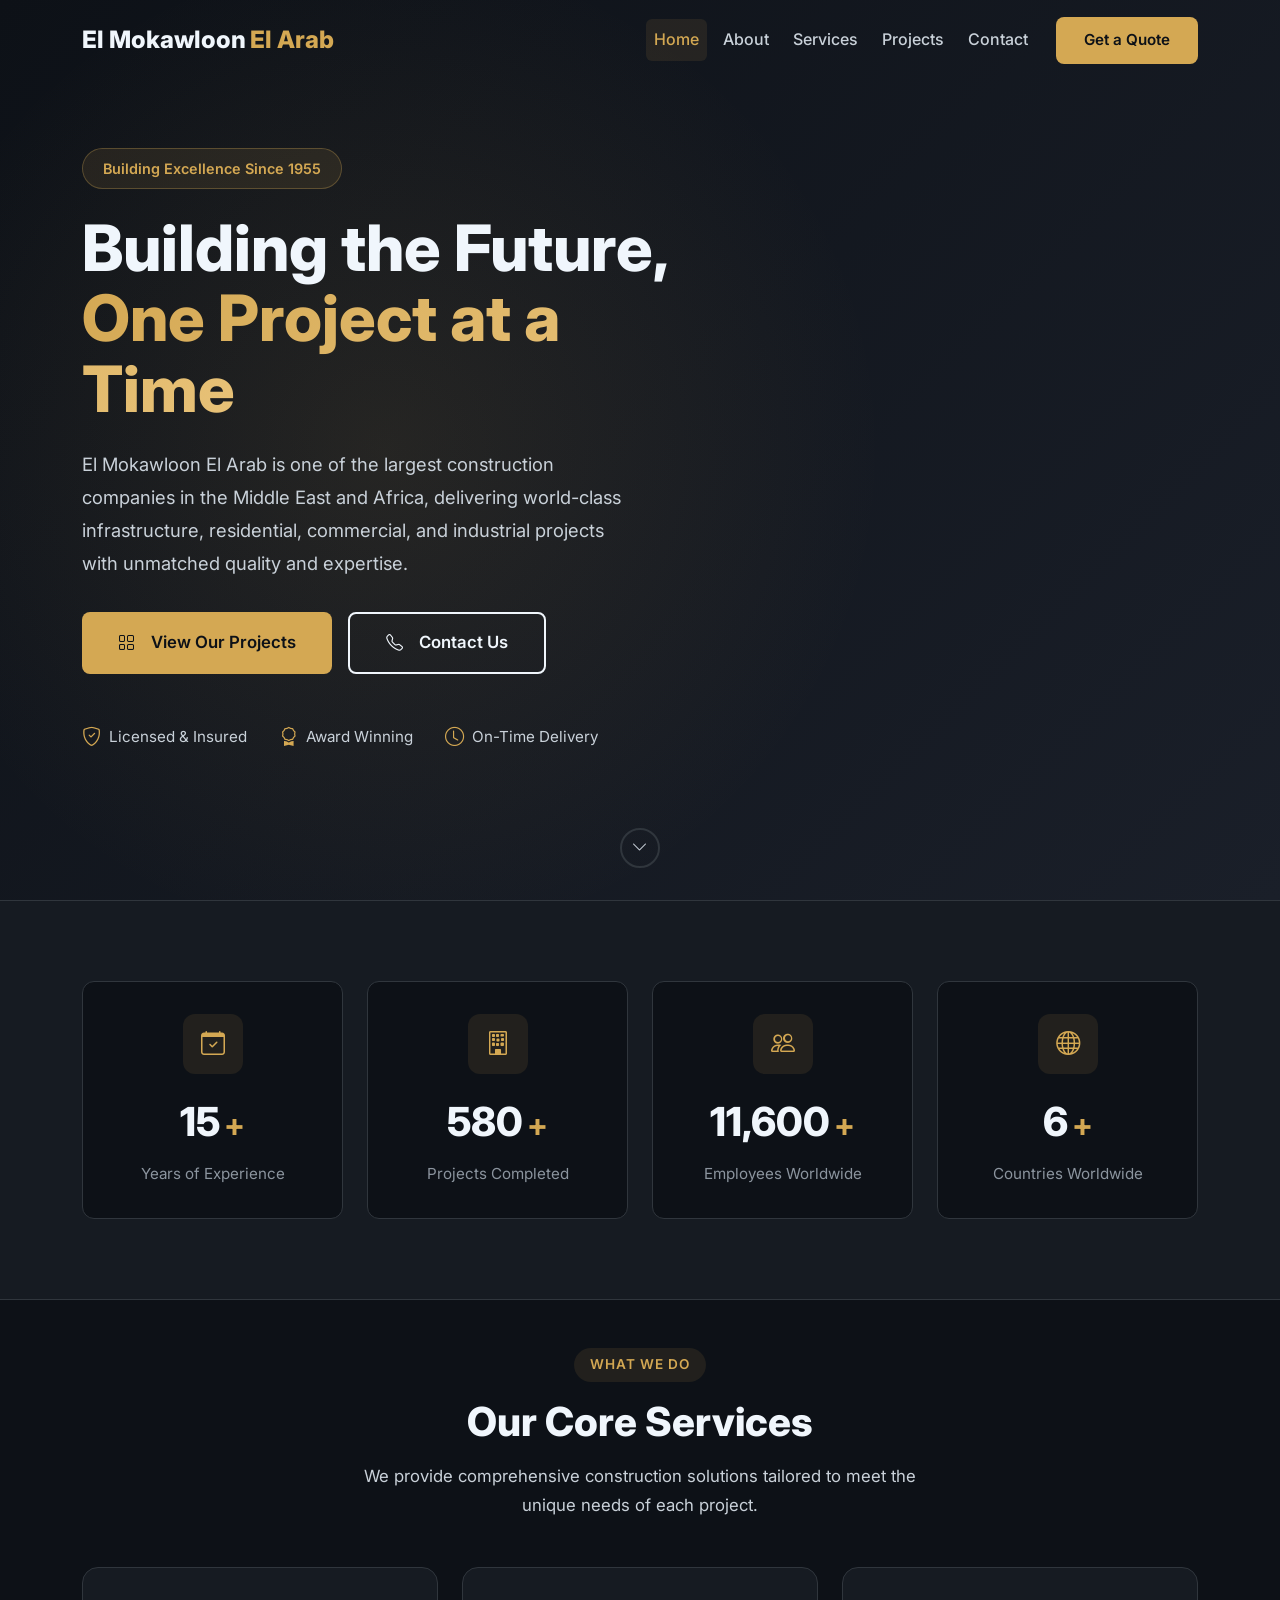
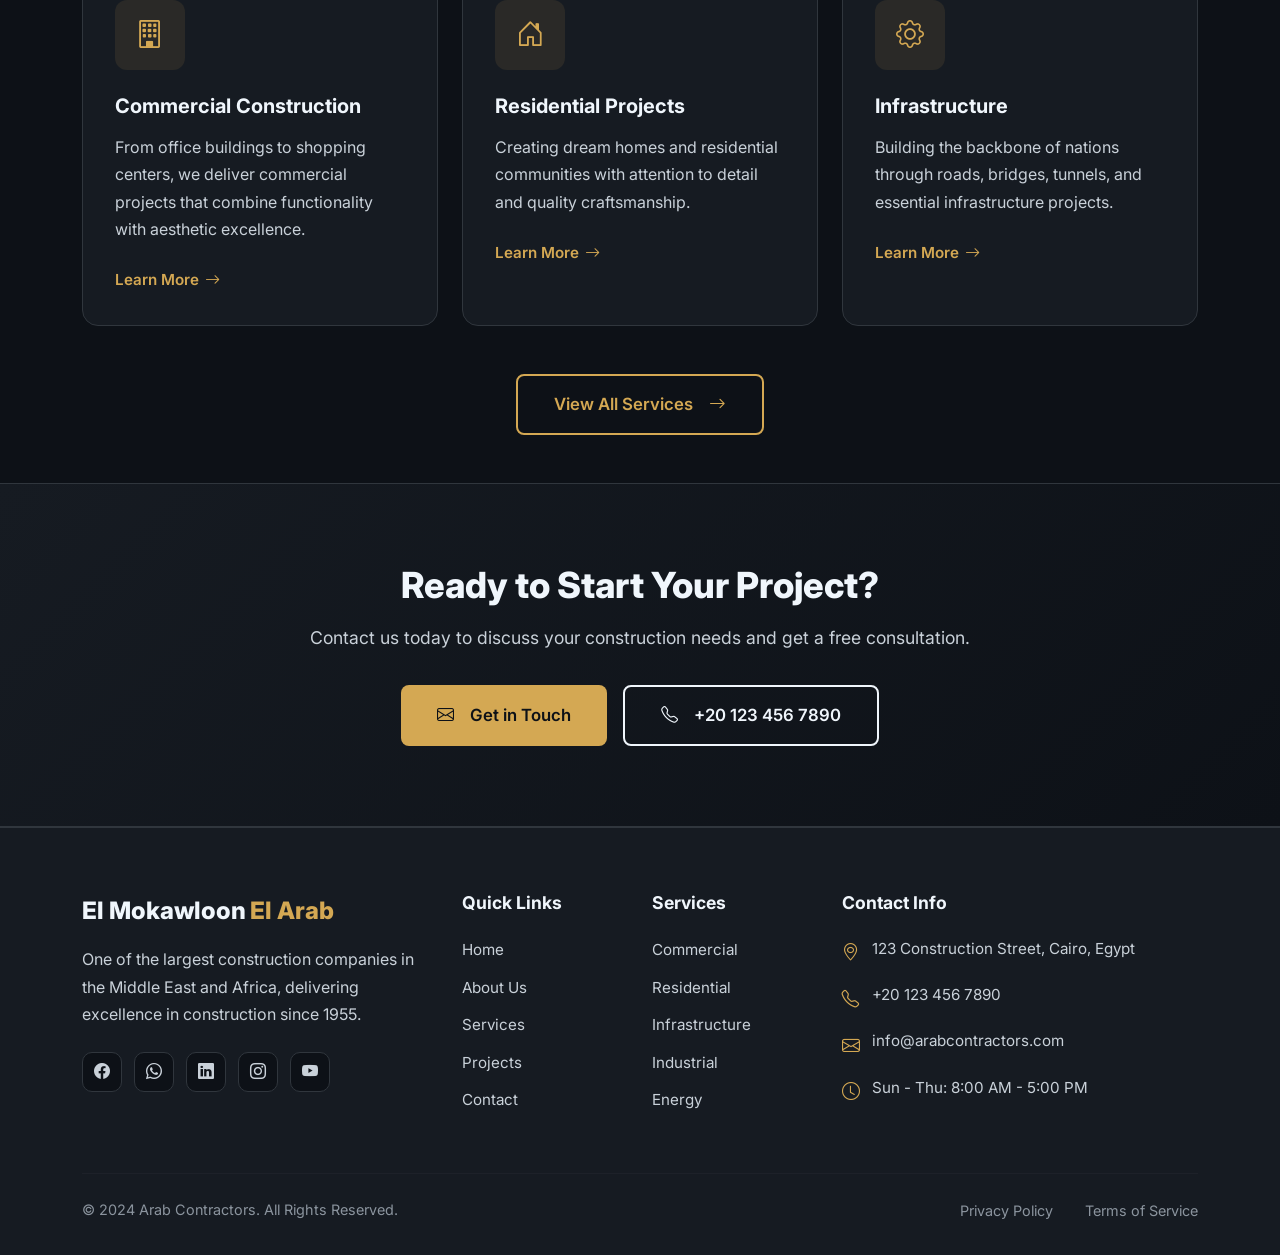
<file: index.html>
<!DOCTYPE html>
<html lang="en">
<head>
    <meta charset="UTF-8">
    <meta name="viewport" content="width=device-width, initial-scale=1.0">
    <meta name="description" content="Arab Contractors - Over 50 years of excellence in construction and infrastructure projects across the Middle East and Africa">
    <meta name="keywords" content="construction, contractors, building, infrastructure, Egypt, Middle East, Africa">
    <title>El Mokawloon El Arab</title>
    
    <!-- Bootstrap CSS -->
    <!-- <link href="https://cdn.jsdelivr.net/npm/bootstrap@5.3.0/dist/css/bootstrap.min.css" rel="stylesheet"> -->
    <!-- Bootstrap Icons -->
    <link href="https://cdn.jsdelivr.net/npm/bootstrap-icons@1.10.0/font/bootstrap-icons.css" rel="stylesheet">
    <!-- Google Fonts -->
    <link href="https://fonts.googleapis.com/css2?family=Inter:wght@300;400;500;600;700;800&display=swap" rel="stylesheet">
    <!-- Custom CSS -->
    <link rel="stylesheet" href="bootstrap.min.css">
  <link rel="stylesheet" href="style.css">
</head>
<body>
    <!-- Navbar -->
    <nav class="navbar navbar-expand-lg fixed-top" id="mainNavbar">
        <div class="container">
            <a class="navbar-brand" href="index.html">
                <span class="brand-text">El Mokawloon </span>
                <span class="brand-highlight">El Arab</span>
            </a>
            <button class="navbar-toggler" type="button" data-bs-toggle="collapse" data-bs-target="#navbarNav">
                <span class="navbar-toggler-icon"></span>
            </button>
            <div class="collapse navbar-collapse" id="navbarNav">
                <ul class="navbar-nav ms-auto">
                    <li class="nav-item">
                        <a class="nav-link active" href="index.html">Home</a>
                    </li>
                    <li class="nav-item">
                        <a class="nav-link" href="about.html">About</a>
                    </li>
                    <li class="nav-item">
                        <a class="nav-link" href="services.html">Services</a>
                    </li>
                    <li class="nav-item">
                        <a class="nav-link" href="projects.html">Projects</a>
                    </li>
                    <li class="nav-item">
                        <a class="nav-link" href="contact.html">Contact</a>
                    </li>
                </ul>
                <a href="contact.html" class="btn btn-primary ms-lg-3">Get a Quote</a>
            </div>
        </div>
    </nav>

    <!-- Hero Section -->
    <section class="hero-section" id="hero">
        <div class="hero-overlay"></div>
        <div class="container hero-content">
            <div class="row align-items-center min-vh-100">
                <div class="col-lg-7">
                    <span class="hero-badge">Building Excellence Since 1955</span>
                    <h1 class="hero-title">
                        Building the Future,<br>
                        <span class="text-gradient">One Project at a Time</span>
                    </h1>
                    <p class="hero-description">
                        El Mokawloon El Arab is one of the largest construction companies in the Middle East and Africa, 
                        delivering world-class infrastructure, residential, commercial, and industrial projects 
                        with unmatched quality and expertise.
                    </p>
                    <div class="hero-buttons">
                        <a href="projects.html" class="btn btn-primary btn-lg">
                            <i class="bi bi-grid me-2"></i>View Our Projects
                        </a>
                        <a href="contact.html" class="btn btn-outline-light btn-lg">
                            <i class="bi bi-telephone me-2"></i>Contact Us
                        </a>
                    </div>
                    <div class="hero-features">
                        <div class="hero-feature">
                            <i class="bi bi-shield-check"></i>
                            <span>Licensed & Insured</span>
                        </div>
                        <div class="hero-feature">
                            <i class="bi bi-award"></i>
                            <span>Award Winning</span>
                        </div>
                        <div class="hero-feature">
                            <i class="bi bi-clock"></i>
                            <span>On-Time Delivery</span>
                        </div>
                    </div>
                </div>
            </div>
        </div>
        <div class="hero-scroll-indicator">
            <a href="#stats">
                <i class="bi bi-chevron-down"></i>
            </a>
        </div>
    </section>

    <!-- Stats Section -->
    <section class="stats-section" id="stats">
        <div class="container">
            <div class="row g-4">
                <div class="col-6 col-lg-3">
                    <div class="stat-card">
                        <div class="stat-icon">
                            <i class="bi bi-calendar-check"></i>
                        </div>
                        <div class="stat-number" data-target="68">0</div>
                        <div class="stat-suffix">+</div>
                        <div class="stat-label">Years of Experience</div>
                    </div>
                </div>
                <div class="col-6 col-lg-3">
                    <div class="stat-card">
                        <div class="stat-icon">
                            <i class="bi bi-building"></i>
                        </div>
                        <div class="stat-number" data-target="2500">0</div>
                        <div class="stat-suffix">+</div>
                        <div class="stat-label">Projects Completed</div>
                    </div>
                </div>
                <div class="col-6 col-lg-3">
                    <div class="stat-card">
                        <div class="stat-icon">
                            <i class="bi bi-people"></i>
                        </div>
                        <div class="stat-number" data-target="50000">0</div>
                        <div class="stat-suffix">+</div>
                        <div class="stat-label">Employees Worldwide</div>
                    </div>
                </div>
                <div class="col-6 col-lg-3">
                    <div class="stat-card">
                        <div class="stat-icon">
                            <i class="bi bi-globe"></i>
                        </div>
                        <div class="stat-number" data-target="30">0</div>
                        <div class="stat-suffix">+</div>
                        <div class="stat-label">Countries Worldwide</div>
                    </div>
                </div>
            </div>
        </div>
    </section>

    <!-- Services Preview -->
    <section class="services-preview py-5">
        <div class="container">
            <div class="section-header text-center mb-5">
                <span class="section-badge">What We Do</span>
                <h2 class="section-title">Our Core Services</h2>
                <p class="section-description">
                    We provide comprehensive construction solutions tailored to meet the unique needs of each project.
                </p>
            </div>
            <div class="row g-4">
                <div class="col-md-6 col-lg-4">
                    <div class="service-card">
                        <div class="service-icon">
                            <i class="bi bi-building"></i>
                        </div>
                        <h3 class="service-title">Commercial Construction</h3>
                        <p class="service-description">
                            From office buildings to shopping centers, we deliver commercial projects that combine functionality with aesthetic excellence.
                        </p>
                        <a href="services.html" class="service-link">
                            Learn More <i class="bi bi-arrow-right"></i>
                        </a>
                    </div>
                </div>
                <div class="col-md-6 col-lg-4">
                    <div class="service-card">
                        <div class="service-icon">
                            <i class="bi bi-house-door"></i>
                        </div>
                        <h3 class="service-title">Residential Projects</h3>
                        <p class="service-description">
                            Creating dream homes and residential communities with attention to detail and quality craftsmanship.
                        </p>
                        <a href="services.html" class="service-link">
                            Learn More <i class="bi bi-arrow-right"></i>
                        </a>
                    </div>
                </div>
                <div class="col-md-6 col-lg-4">
                    <div class="service-card">
                        <div class="service-icon">
                            <i class="bi bi-gear"></i>
                        </div>
                        <h3 class="service-title">Infrastructure</h3>
                        <p class="service-description">
                            Building the backbone of nations through roads, bridges, tunnels, and essential infrastructure projects.
                        </p>
                        <a href="services.html" class="service-link">
                            Learn More <i class="bi bi-arrow-right"></i>
                        </a>
                    </div>
                </div>
            </div>
            <div class="text-center mt-5">
                <a href="services.html" class="btn btn-outline-primary btn-lg">
                    View All Services <i class="bi bi-arrow-right ms-2"></i>
                </a>
            </div>
        </div>
    </section>

    <!-- CTA Section -->
    <section class="cta-section">
        <div class="container">
            <div class="cta-content text-center">
                <h2 class="cta-title">Ready to Start Your Project?</h2>
                <p class="cta-description">
                    Contact us today to discuss your construction needs and get a free consultation.
                </p>
                <div class="cta-buttons">
                    <a href="contact.html" class="btn btn-primary btn-lg">
                        <i class="bi bi-envelope me-2"></i>Get in Touch
                    </a>
                    <a href="tel:+201234567890" class="btn btn-outline-light btn-lg">
                        <i class="bi bi-telephone me-2"></i>+20 123 456 7890
                    </a>
                </div>
            </div>
        </div>
    </section>

    <!-- Footer -->
    <footer class="footer">
        <div class="container">
            <div class="row g-4">
                <div class="col-lg-4">
                    <div class="footer-brand">
                        <a href="index.html" class="footer-logo">
                            <span class="brand-text">El Mokawloon</span>
                            <span class="brand-highlight">El Arab</span>
                        </a>
                        <p class="footer-about">
                            One of the largest construction companies in the Middle East and Africa, 
                            delivering excellence in construction since 1955.
                        </p>
                        <div class="footer-social">
                            <a href="#" class="social-link"><i class="bi bi-facebook"></i></a>
                            <a href="#" class="social-link"><i class="bi bi-whatsapp"></i></a>
                            <a href="#" class="social-link"><i class="bi bi-linkedin"></i></a>
                            <a href="#" class="social-link"><i class="bi bi-instagram"></i></a>
                            <a href="#" class="social-link"><i class="bi bi-youtube"></i></a>
                        </div>
                    </div>
                </div>
                <div class="col-6 col-lg-2">
                    <h5 class="footer-title">Quick Links</h5>
                    <ul class="footer-links">
                        <li><a href="index.html">Home</a></li>
                        <li><a href="about.html">About Us</a></li>
                        <li><a href="services.html">Services</a></li>
                        <li><a href="projects.html">Projects</a></li>
                        <li><a href="contact.html">Contact</a></li>
                    </ul>
                </div>
                <div class="col-6 col-lg-2">
                    <h5 class="footer-title">Services</h5>
                    <ul class="footer-links">
                        <li><a href="services.html">Commercial</a></li>
                        <li><a href="services.html">Residential</a></li>
                        <li><a href="services.html">Infrastructure</a></li>
                        <li><a href="services.html">Industrial</a></li>
                        <li><a href="services.html">Energy</a></li>
                    </ul>
                </div>
                <div class="col-lg-4">
                    <h5 class="footer-title">Contact Info</h5>
                    <ul class="footer-contact">
                        <li>
                            <i class="bi bi-geo-alt"></i>
                            <span>123 Construction Street, Cairo, Egypt</span>
                        </li>
                        <li>
                            <i class="bi bi-telephone"></i>
                            <span>+20 123 456 7890</span>
                        </li>
                        <li>
                            <i class="bi bi-envelope"></i>
                            <span>info@arabcontractors.com</span>
                        </li>
                        <li>
                            <i class="bi bi-clock"></i>
                            <span>Sun - Thu: 8:00 AM - 5:00 PM</span>
                        </li>
                    </ul>
                </div>
            </div>
            <hr class="footer-divider">
            <div class="footer-bottom">
                <p class="copyright">
                    &copy; 2024 Arab Contractors. All Rights Reserved.
                </p>
                <div class="footer-bottom-links">
                    <a href="#">Privacy Policy</a>
                    <a href="#">Terms of Service</a>
                </div>
            </div>
        </div>
    </footer>

    <!-- Back to Top Button -->
    <button class="back-to-top" id="backToTop">
        <i class="bi bi-arrow-up"></i>
    </button>

    <!-- Bootstrap JS -->
    <script src="https://cdn.jsdelivr.net/npm/bootstrap@5.3.0/dist/js/bootstrap.bundle.min.js"></script>
    <!-- Custom JS -->
    <script src="bootstrap.bundle.min.js"></script>
    <script src="main.js"></script>
</body>
</html>
</file>
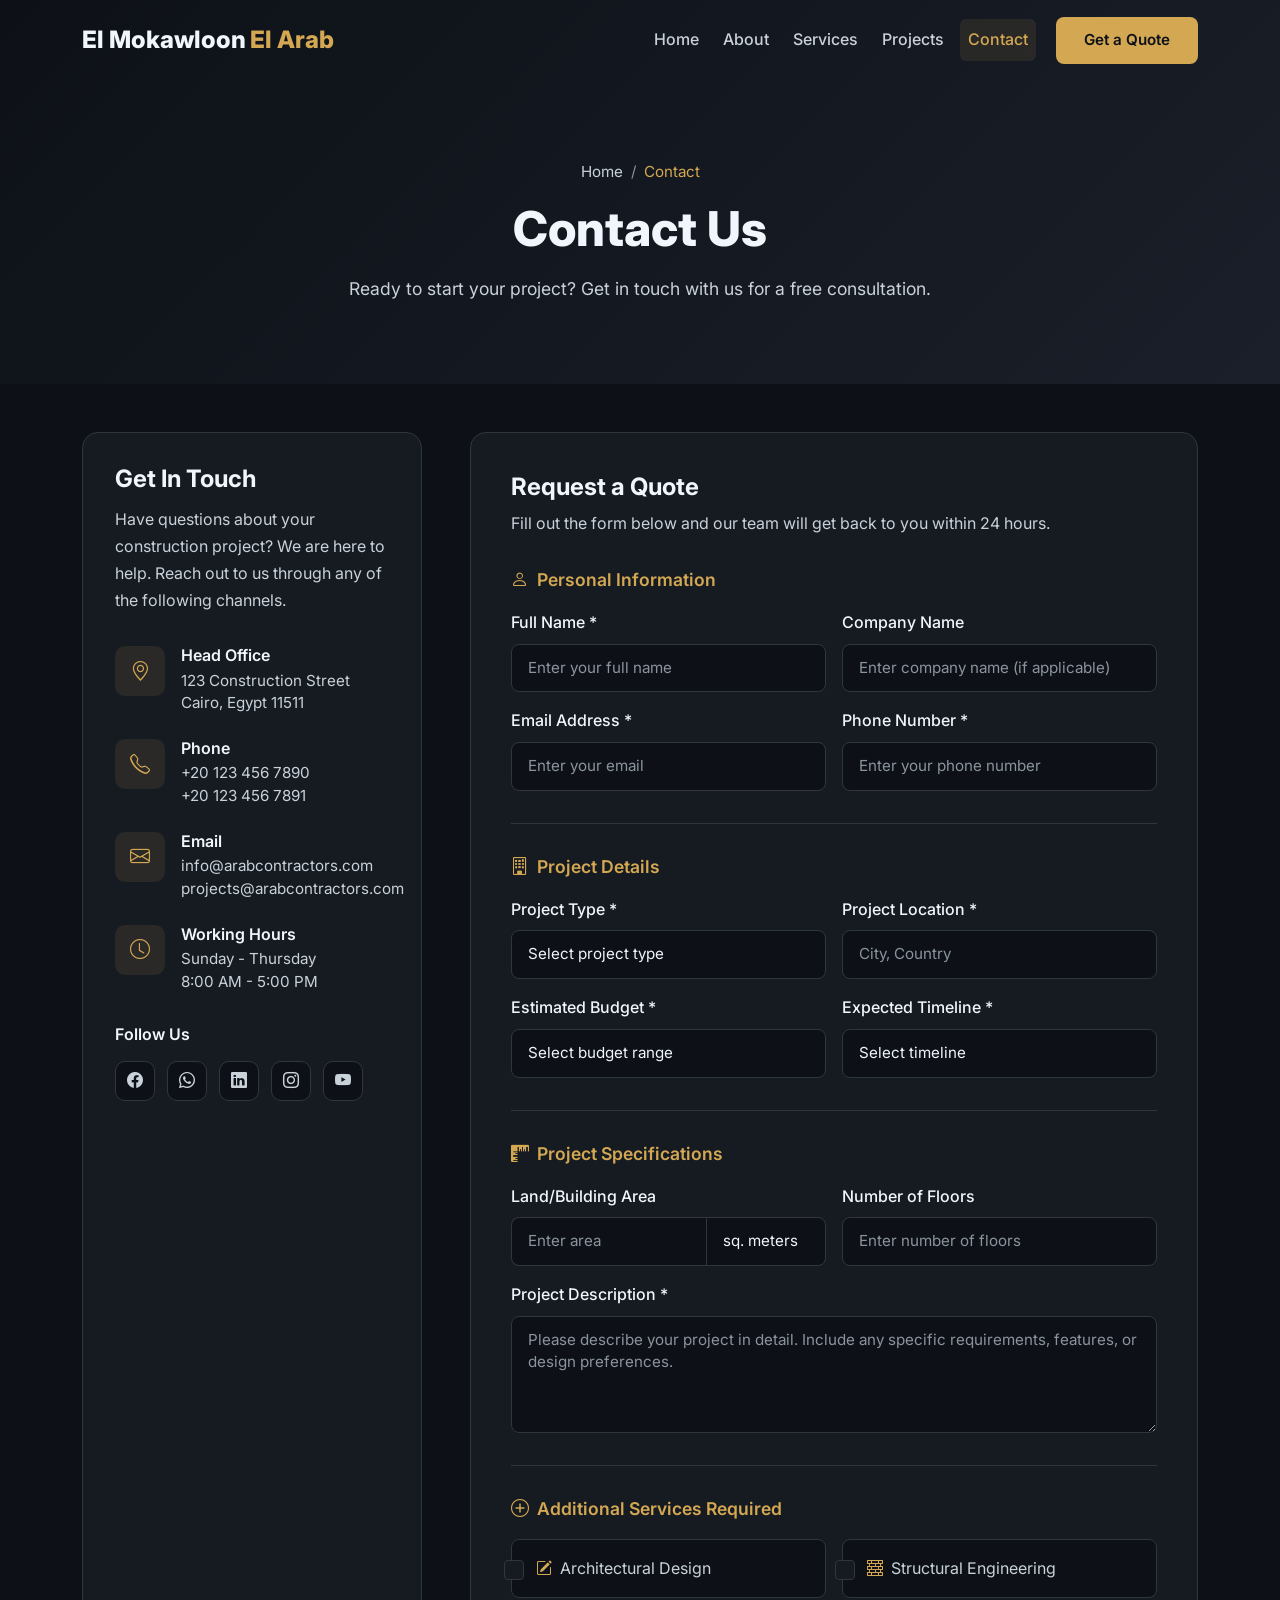
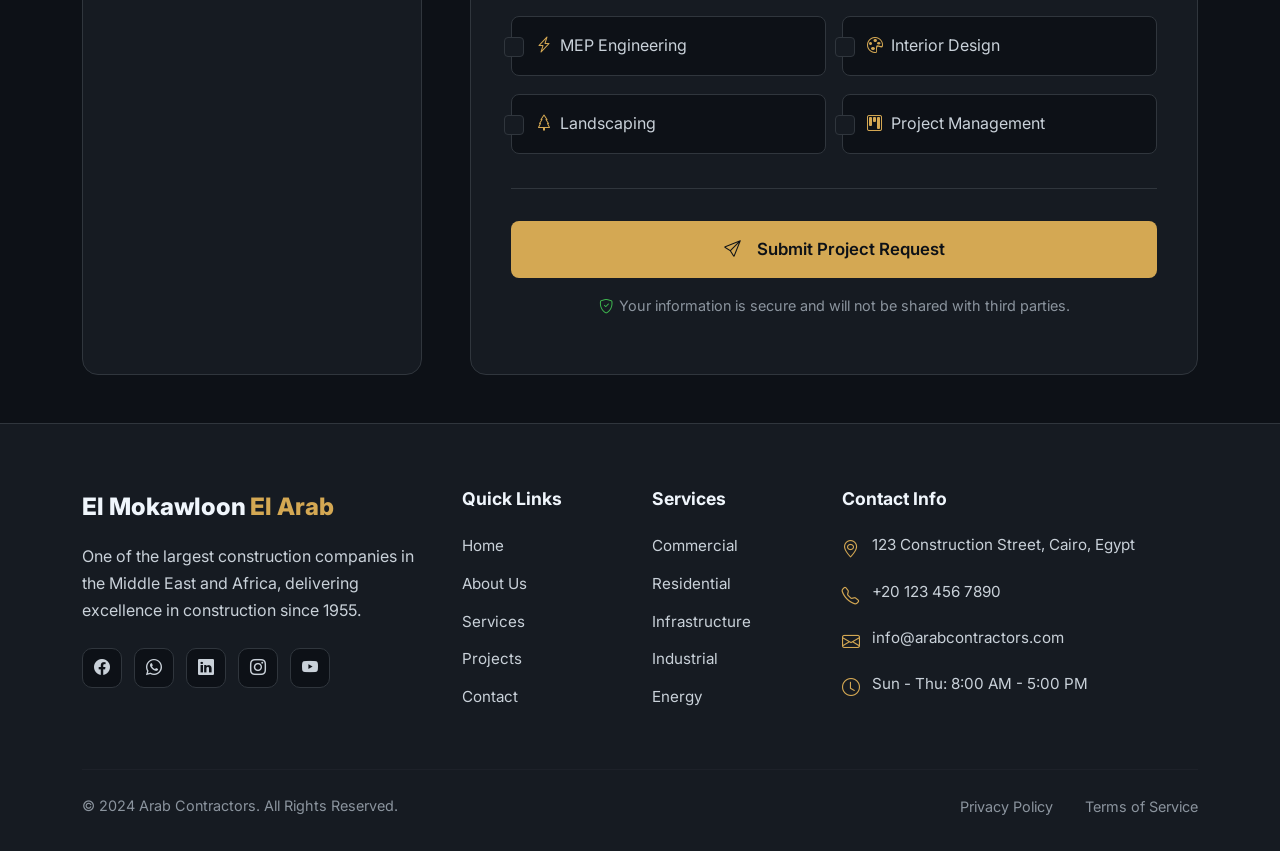
<file: contact.html>
<!DOCTYPE html>
<html lang="en">
<head>
    <meta charset="UTF-8">
    <meta name="viewport" content="width=device-width, initial-scale=1.0">
    <meta name="description" content="Contact Arab Contractors for your construction project needs. Get a free consultation and quote.">
    <title>Contact Us | Arab Contractors</title>
    
    <!-- Bootstrap CSS -->
    <link href="https://cdn.jsdelivr.net/npm/bootstrap@5.3.0/dist/css/bootstrap.min.css" rel="stylesheet">
    <!-- Bootstrap Icons -->
    <link href="https://cdn.jsdelivr.net/npm/bootstrap-icons@1.10.0/font/bootstrap-icons.css" rel="stylesheet">
    <!-- Google Fonts -->
    <link href="https://fonts.googleapis.com/css2?family=Inter:wght@300;400;500;600;700;800&display=swap" rel="stylesheet">
    <!-- Custom CSS -->
    <link rel="stylesheet" href="bootstrap.min.css">
  <link rel="stylesheet" href="style.css">
</head>
<body>
    <!-- Navbar -->
    <nav class="navbar navbar-expand-lg fixed-top" id="mainNavbar">
        <div class="container">
            <a class="navbar-brand" href="index.html">
                <span class="brand-text">El Mokawloon </span>
                <span class="brand-highlight">El Arab</span>
            </a>
            <button class="navbar-toggler" type="button" data-bs-toggle="collapse" data-bs-target="#navbarNav">
                <span class="navbar-toggler-icon"></span>
            </button>
            <div class="collapse navbar-collapse" id="navbarNav">
                <ul class="navbar-nav ms-auto">
                    <li class="nav-item">
                        <a class="nav-link" href="index.html">Home</a>
                    </li>
                    <li class="nav-item">
                        <a class="nav-link" href="about.html">About</a>
                    </li>
                    <li class="nav-item">
                        <a class="nav-link" href="services.html">Services</a>
                    </li>
                    <li class="nav-item">
                        <a class="nav-link" href="projects.html">Projects</a>
                    </li>
                    <li class="nav-item">
                        <a class="nav-link active" href="contact.html">Contact</a>
                    </li>
                </ul>
                <a href="contact.html" class="btn btn-primary ms-lg-3">Get a Quote</a>
            </div>
        </div>
    </nav>

    <!-- Page Header -->
    <section class="page-header">
        <div class="page-header-overlay"></div>
        <div class="container">
            <div class="page-header-content">
                <nav aria-label="breadcrumb">
                    <ol class="breadcrumb">
                        <li class="breadcrumb-item"><a href="index.html">Home</a></li>
                        <li class="breadcrumb-item active">Contact</li>
                    </ol>
                </nav>
                <h1 class="page-title">Contact Us</h1>
                <p class="page-description">
                    Ready to start your project? Get in touch with us for a free consultation.
                </p>
            </div>
        </div>
    </section>

    <!-- Contact Section -->
    <section class="contact-section py-5">
        <div class="container">
            <div class="row g-5">
                <!-- Contact Info -->
                <div class="col-lg-4">
                    <div class="contact-info-wrapper">
                        <h3 class="contact-info-title">Get In Touch</h3>
                        <p class="contact-info-description">
                            Have questions about your construction project? We are here to help. 
                            Reach out to us through any of the following channels.
                        </p>
                        
                        <div class="contact-info-cards">
                            <div class="contact-info-card">
                                <div class="contact-info-icon">
                                    <i class="bi bi-geo-alt"></i>
                                </div>
                                <div class="contact-info-content">
                                    <h5>Head Office</h5>
                                    <p>123 Construction Street<br>Cairo, Egypt 11511</p>
                                </div>
                            </div>
                            
                            <div class="contact-info-card">
                                <div class="contact-info-icon">
                                    <i class="bi bi-telephone"></i>
                                </div>
                                <div class="contact-info-content">
                                    <h5>Phone</h5>
                                    <p>+20 123 456 7890<br>+20 123 456 7891</p>
                                </div>
                            </div>
                            
                            <div class="contact-info-card">
                                <div class="contact-info-icon">
                                    <i class="bi bi-envelope"></i>
                                </div>
                                <div class="contact-info-content">
                                    <h5>Email</h5>
                                    <p>info@arabcontractors.com<br>projects@arabcontractors.com</p>
                                </div>
                            </div>
                            
                            <div class="contact-info-card">
                                <div class="contact-info-icon">
                                    <i class="bi bi-clock"></i>
                                </div>
                                <div class="contact-info-content">
                                    <h5>Working Hours</h5>
                                    <p>Sunday - Thursday<br>8:00 AM - 5:00 PM</p>
                                </div>
                            </div>
                        </div>

                        <div class="contact-social">
                            <h5>Follow Us</h5>
                            <div class="social-links">
                                <a href="#"><i class="bi bi-facebook"></i></a>
                                <a href="#" class="social-link"><i class="bi bi-whatsapp"></i></a>
                                <a href="#"><i class="bi bi-linkedin"></i></a>
                                <a href="#"><i class="bi bi-instagram"></i></a>
                                <a href="#"><i class="bi bi-youtube"></i></a>
                            </div>
                        </div>
                    </div>
                </div>

                <!-- Contact Form -->
                <div class="col-lg-8">
                    <div class="contact-form-wrapper">
                        <h3 class="form-title">Request a Quote</h3>
                        <p class="form-subtitle">Fill out the form below and our team will get back to you within 24 hours.</p>
                        
                        <form id="projectRequestForm" class="contact-form">
                            <!-- Personal Information -->
                            <div class="form-section">
                                <h5 class="form-section-title">
                                    <i class="bi bi-person"></i> Personal Information
                                </h5>
                                <div class="row g-3">
                                    <div class="col-md-6">
                                        <div class="form-group">
                                            <label for="fullName" class="form-label">Full Name *</label>
                                            <input type="text" class="form-control" id="fullName" name="fullName" required placeholder="Enter your full name">
                                        </div>
                                    </div>
                                    <div class="col-md-6">
                                        <div class="form-group">
                                            <label for="companyName" class="form-label">Company Name</label>
                                            <input type="text" class="form-control" id="companyName" name="companyName" placeholder="Enter company name (if applicable)">
                                        </div>
                                    </div>
                                    <div class="col-md-6">
                                        <div class="form-group">
                                            <label for="email" class="form-label">Email Address *</label>
                                            <input type="email" class="form-control" id="email" name="email" required placeholder="Enter your email">
                                        </div>
                                    </div>
                                    <div class="col-md-6">
                                        <div class="form-group">
                                            <label for="phone" class="form-label">Phone Number *</label>
                                            <input type="tel" class="form-control" id="phone" name="phone" required placeholder="Enter your phone number">
                                        </div>
                                    </div>
                                </div>
                            </div>

                            <!-- Project Details -->
                            <div class="form-section">
                                <h5 class="form-section-title">
                                    <i class="bi bi-building"></i> Project Details
                                </h5>
                                <div class="row g-3">
                                    <div class="col-md-6">
                                        <div class="form-group">
                                            <label for="projectType" class="form-label">Project Type *</label>
                                            <select class="form-select" id="projectType" name="projectType" required>
                                                <option value="">Select project type</option>
                                                <option value="residential">Residential Building</option>
                                                <option value="commercial">Commercial Building</option>
                                                <option value="industrial">Industrial Facility</option>
                                                <option value="infrastructure">Infrastructure Project</option>
                                                <option value="water">Water & Utilities</option>
                                                <option value="energy">Energy Project</option>
                                                <option value="renovation">Renovation / Restoration</option>
                                                <option value="other">Other</option>
                                            </select>
                                        </div>
                                    </div>
                                    <div class="col-md-6">
                                        <div class="form-group">
                                            <label for="projectLocation" class="form-label">Project Location *</label>
                                            <input type="text" class="form-control" id="projectLocation" name="projectLocation" required placeholder="City, Country">
                                        </div>
                                    </div>
                                    <div class="col-md-6">
                                        <div class="form-group">
                                            <label for="budget" class="form-label">Estimated Budget *</label>
                                            <select class="form-select" id="budget" name="budget" required>
                                                <option value="">Select budget range</option>
                                                <option value="under-1m">Under $1 Million</option>
                                                <option value="1m-5m">$1 Million - $5 Million</option>
                                                <option value="5m-10m">$5 Million - $10 Million</option>
                                                <option value="10m-50m">$10 Million - $50 Million</option>
                                                <option value="50m-100m">$50 Million - $100 Million</option>
                                                <option value="over-100m">Over $100 Million</option>
                                                <option value="not-sure">Not Sure Yet</option>
                                            </select>
                                        </div>
                                    </div>
                                    <div class="col-md-6">
                                        <div class="form-group">
                                            <label for="timeline" class="form-label">Expected Timeline *</label>
                                            <select class="form-select" id="timeline" name="timeline" required>
                                                <option value="">Select timeline</option>
                                                <option value="immediate">Immediate (Within 1 month)</option>
                                                <option value="1-3months">1-3 Months</option>
                                                <option value="3-6months">3-6 Months</option>
                                                <option value="6-12months">6-12 Months</option>
                                                <option value="over-1year">Over 1 Year</option>
                                                <option value="flexible">Flexible</option>
                                            </select>
                                        </div>
                                    </div>
                                </div>
                            </div>

                            <!-- Project Specifications -->
                            <div class="form-section">
                                <h5 class="form-section-title">
                                    <i class="bi bi-rulers"></i> Project Specifications
                                </h5>
                                <div class="row g-3">
                                    <div class="col-md-6">
                                        <div class="form-group">
                                            <label for="landArea" class="form-label">Land/Building Area</label>
                                            <div class="input-group">
                                                <input type="number" class="form-control" id="landArea" name="landArea" placeholder="Enter area">
                                                <select class="form-select" style="max-width: 120px;" id="areaUnit" name="areaUnit">
                                                    <option value="sqm">sq. meters</option>
                                                    <option value="sqft">sq. feet</option>
                                                    <option value="feddan">feddan</option>
                                                </select>
                                            </div>
                                        </div>
                                    </div>
                                    <div class="col-md-6">
                                        <div class="form-group">
                                            <label for="floors" class="form-label">Number of Floors</label>
                                            <input type="number" class="form-control" id="floors" name="floors" placeholder="Enter number of floors" min="1">
                                        </div>
                                    </div>
                                    <div class="col-12">
                                        <div class="form-group">
                                            <label for="projectDescription" class="form-label">Project Description *</label>
                                            <textarea class="form-control" id="projectDescription" name="projectDescription" rows="4" required placeholder="Please describe your project in detail. Include any specific requirements, features, or design preferences."></textarea>
                                        </div>
                                    </div>
                                </div>
                            </div>

                            <!-- Additional Services -->
                            <div class="form-section">
                                <h5 class="form-section-title">
                                    <i class="bi bi-plus-circle"></i> Additional Services Required
                                </h5>
                                <div class="row g-3">
                                    <div class="col-md-6">
                                        <div class="form-check custom-checkbox">
                                            <input class="form-check-input" type="checkbox" id="designService" name="services[]" value="design">
                                            <label class="form-check-label" for="designService">
                                                <i class="bi bi-pencil-square"></i> Architectural Design
                                            </label>
                                        </div>
                                    </div>
                                    <div class="col-md-6">
                                        <div class="form-check custom-checkbox">
                                            <input class="form-check-input" type="checkbox" id="structuralService" name="services[]" value="structural">
                                            <label class="form-check-label" for="structuralService">
                                                <i class="bi bi-bricks"></i> Structural Engineering
                                            </label>
                                        </div>
                                    </div>
                                    <div class="col-md-6">
                                        <div class="form-check custom-checkbox">
                                            <input class="form-check-input" type="checkbox" id="mepService" name="services[]" value="mep">
                                            <label class="form-check-label" for="mepService">
                                                <i class="bi bi-lightning-charge"></i> MEP Engineering
                                            </label>
                                        </div>
                                    </div>
                                    <div class="col-md-6">
                                        <div class="form-check custom-checkbox">
                                            <input class="form-check-input" type="checkbox" id="interiorService" name="services[]" value="interior">
                                            <label class="form-check-label" for="interiorService">
                                                <i class="bi bi-palette"></i> Interior Design
                                            </label>
                                        </div>
                                    </div>
                                    <div class="col-md-6">
                                        <div class="form-check custom-checkbox">
                                            <input class="form-check-input" type="checkbox" id="landscapeService" name="services[]" value="landscape">
                                            <label class="form-check-label" for="landscapeService">
                                                <i class="bi bi-tree"></i> Landscaping
                                            </label>
                                        </div>
                                    </div>
                                    <div class="col-md-6">
                                        <div class="form-check custom-checkbox">
                                            <input class="form-check-input" type="checkbox" id="projectManagement" name="services[]" value="pm">
                                            <label class="form-check-label" for="projectManagement">
                                                <i class="bi bi-kanban"></i> Project Management
                                            </label>
                                        </div>
                                    </div>
                                </div>
                            </div>

                           

                            <!-- Submit Button -->
                            <div class="form-submit">
                                <button type="submit" class="btn btn-primary btn-lg w-100">
                                    <i class="bi bi-send me-2"></i>Submit Project Request
                                </button>
                                <p class="form-note">
                                    <i class="bi bi-shield-check"></i> Your information is secure and will not be shared with third parties.
                                </p>
                            </div>
                        </form>
                    </div>
                </div>
            </div>
        </div>
    </section>

   

    <!-- Footer -->
    <footer class="footer">
        <div class="container">
            <div class="row g-4">
                <div class="col-lg-4">
                    <div class="footer-brand">
                        <a href="index.html" class="footer-logo">
                           <span class="brand-text">El Mokawloon </span>
                <span class="brand-highlight">El Arab</span>
                        </a>
                        <p class="footer-about">
                            One of the largest construction companies in the Middle East and Africa, 
                            delivering excellence in construction since 1955.
                        </p>
                        <div class="footer-social">
                            <a href="#" class="social-link"><i class="bi bi-facebook"></i></a>
                            <a href="#" class="social-link"><i class="bi bi-whatsapp"></i></a>
                            <a href="#" class="social-link"><i class="bi bi-linkedin"></i></a>
                            <a href="#" class="social-link"><i class="bi bi-instagram"></i></a>
                            <a href="#" class="social-link"><i class="bi bi-youtube"></i></a>
                        </div>
                    </div>
                </div>
                <div class="col-6 col-lg-2">
                    <h5 class="footer-title">Quick Links</h5>
                    <ul class="footer-links">
                        <li><a href="index.html">Home</a></li>
                        <li><a href="about.html">About Us</a></li>
                        <li><a href="services.html">Services</a></li>
                        <li><a href="projects.html">Projects</a></li>
                        <li><a href="contact.html">Contact</a></li>
                    </ul>
                </div>
                <div class="col-6 col-lg-2">
                    <h5 class="footer-title">Services</h5>
                    <ul class="footer-links">
                        <li><a href="services.html">Commercial</a></li>
                        <li><a href="services.html">Residential</a></li>
                        <li><a href="services.html">Infrastructure</a></li>
                        <li><a href="services.html">Industrial</a></li>
                        <li><a href="services.html">Energy</a></li>
                    </ul>
                </div>
                <div class="col-lg-4">
                    <h5 class="footer-title">Contact Info</h5>
                    <ul class="footer-contact">
                        <li>
                            <i class="bi bi-geo-alt"></i>
                            <span>123 Construction Street, Cairo, Egypt</span>
                        </li>
                        <li>
                            <i class="bi bi-telephone"></i>
                            <span>+20 123 456 7890</span>
                        </li>
                        <li>
                            <i class="bi bi-envelope"></i>
                            <span>info@arabcontractors.com</span>
                        </li>
                        <li>
                            <i class="bi bi-clock"></i>
                            <span>Sun - Thu: 8:00 AM - 5:00 PM</span>
                        </li>
                    </ul>
                </div>
            </div>
            <hr class="footer-divider">
            <div class="footer-bottom">
                <p class="copyright">
                    &copy; 2024 Arab Contractors. All Rights Reserved.
                </p>
                <div class="footer-bottom-links">
                    <a href="#">Privacy Policy</a>
                    <a href="#">Terms of Service</a>
                </div>
            </div>
        </div>
    </footer>

    <!-- Back to Top Button -->
    <button class="back-to-top" id="backToTop">
        <i class="bi bi-arrow-up"></i>
    </button>

    <!-- Bootstrap JS -->
    <script src="https://cdn.jsdelivr.net/npm/bootstrap@5.3.0/dist/js/bootstrap.bundle.min.js"></script>
    <!-- Custom JS -->
    <script src="bootstrap.bundle.min.js"></script>
    <script src="main.js"></script>
</body>
</html>
</file>
<file: style.css>
/* ========================================
   Arab Contractors - Main Stylesheet
   ======================================== */

/* CSS Variables */
:root {
    --primary-color: #D4A853;
    --primary-hover: #C49843;
    --primary-light: rgba(212, 168, 83, 0.1);
    --bg-dark: #0D1117;
    --bg-card: #161B22;
    --bg-card-hover: #1C2128;
    --text-primary: #F0F6FC;
    --text-secondary: #C9D1D9;
    --text-muted: #8B949E;
    --border-color: #30363D;
    --success-color: #3FB950;
    --error-color: #F85149;
    --font-family: 'Inter', -apple-system, BlinkMacSystemFont, 'Segoe UI', Roboto, sans-serif;
    --border-radius: 12px;
    --border-radius-lg: 16px;
    --transition: all 0.3s ease;
}

/* Reset & Base Styles */
* {
    margin: 0;
    padding: 0;
    box-sizing: border-box;
}

html {
    scroll-behavior: smooth;
}

body {
    font-family: var(--font-family);
    background-color: var(--bg-dark);
    color: var(--text-primary);
    line-height: 1.6;
    overflow-x: hidden;
}

a {
    color: var(--primary-color);
    text-decoration: none;
    transition: var(--transition);
}

a:hover {
    color: var(--primary-hover);
}

img {
    max-width: 100%;
    height: auto;
}

/* ========================================
   Typography
   ======================================== */

h1, h2, h3, h4, h5, h6 {
    font-weight: 700;
    line-height: 1.2;
    margin-bottom: 1rem;
    color: var(--text-primary);
}

h1 { font-size: 3.5rem; }
h2 { font-size: 2.5rem; }
h3 { font-size: 1.75rem; }
h4 { font-size: 1.25rem; }

p {
    color: var(--text-secondary);
    margin-bottom: 1rem;
    line-height: 1.7;
}

/* ========================================
   Buttons
   ======================================== */

.btn {
    padding: 12px 28px;
    border-radius: 8px;
    font-weight: 600;
    font-size: 0.95rem;
    transition: var(--transition);
    border: none;
    cursor: pointer;
    display: inline-flex;
    align-items: center;
    justify-content: center;
    gap: 8px;
}

.btn-primary {
    background-color: var(--primary-color);
    color: var(--bg-dark);
}

.btn-primary:hover {
    background-color: var(--primary-hover);
    color: var(--bg-dark);
    transform: translateY(-2px);
    box-shadow: 0 4px 20px rgba(212, 168, 83, 0.3);
}

.btn-outline-light {
    background: transparent;
    border: 2px solid var(--text-primary);
    color: var(--text-primary);
}

.btn-outline-light:hover {
    background: var(--text-primary);
    color: var(--bg-dark);
}

.btn-outline-primary {
    background: transparent;
    border: 2px solid var(--primary-color);
    color: var(--primary-color);
}

.btn-outline-primary:hover {
    background: var(--primary-color);
    color: var(--bg-dark);
}

.btn-lg {
    padding: 16px 36px;
    font-size: 1.05rem;
}

/* ========================================
   Navbar
   ======================================== */

.navbar {
    padding: 1rem 0;
    background: transparent;
    transition: var(--transition);
    z-index: 1000;
}

.navbar.scrolled {
    background: rgba(13, 17, 23, 0.95);
    backdrop-filter: blur(10px);
    box-shadow: 0 4px 20px rgba(0, 0, 0, 0.3);
    padding: 0.75rem 0;
}

.navbar-brand {
    font-size: 1.5rem;
    font-weight: 800;
    display: flex;
    align-items: center;
    gap: 4px;
}

.brand-text {
    color: var(--text-primary);
}

.brand-highlight {
    color: var(--primary-color);
}

.navbar-nav .nav-link {
    color: var(--text-secondary);
    font-weight: 500;
    padding: 0.5rem 1rem;
    margin: 0 0.25rem;
    border-radius: 6px;
    transition: var(--transition);
}

.navbar-nav .nav-link:hover,
.navbar-nav .nav-link.active {
    color: var(--primary-color);
    background: var(--primary-light);
}

.navbar-toggler {
    border: none;
    padding: 0.5rem;
    background: var(--bg-card);
    border-radius: 6px;
}

.navbar-toggler:focus {
    box-shadow: none;
}

.navbar-toggler-icon {
    background-image: url("data:image/svg+xml,%3csvg xmlns='http://www.w3.org/2000/svg' viewBox='0 0 30 30'%3e%3cpath stroke='rgba%28240, 246, 252, 0.8%29' stroke-linecap='round' stroke-miterlimit='10' stroke-width='2' d='M4 7h22M4 15h22M4 23h22'/%3e%3c/svg%3e");
}

/* ========================================
   Hero Section
   ======================================== */

.hero-section {
    min-height: 100vh;
    background: linear-gradient(135deg, var(--bg-dark) 0%, #1a1f29 100%);
    position: relative;
    overflow: hidden;
}

.hero-section::before {
    content: '';
    position: absolute;
    top: 0;
    right: 0;
    width: 50%;
    height: 100%;
    background: url('https://images.unsplash.com/photo-1504307651254-35680f356dfd?w=1200&h=800&fit=crop') center/cover;
    opacity: 0.3;
    mask-image: linear-gradient(to left, rgba(0,0,0,1), rgba(0,0,0,0));
    -webkit-mask-image: linear-gradient(to left, rgba(0,0,0,1), rgba(0,0,0,0));
}

.hero-overlay {
    position: absolute;
    inset: 0;
    background: radial-gradient(circle at 30% 50%, rgba(212, 168, 83, 0.1) 0%, transparent 50%);
}

.hero-content {
    position: relative;
    z-index: 10;
}

.hero-badge {
    display: inline-block;
    background: var(--primary-light);
    color: var(--primary-color);
    padding: 8px 20px;
    border-radius: 50px;
    font-size: 0.9rem;
    font-weight: 600;
    margin-bottom: 1.5rem;
    border: 1px solid rgba(212, 168, 83, 0.3);
}

.hero-title {
    font-size: 4rem;
    font-weight: 800;
    line-height: 1.1;
    margin-bottom: 1.5rem;
}

.text-gradient {
    background: linear-gradient(135deg, var(--primary-color) 0%, #E8C278 100%);
    -webkit-background-clip: text;
    -webkit-text-fill-color: transparent;
    background-clip: text;
}

.hero-description {
    font-size: 1.15rem;
    color: var(--text-secondary);
    max-width: 540px;
    margin-bottom: 2rem;
    line-height: 1.8;
}

.hero-buttons {
    display: flex;
    gap: 1rem;
    flex-wrap: wrap;
    margin-bottom: 3rem;
}

.hero-features {
    display: flex;
    gap: 2rem;
    flex-wrap: wrap;
}

.hero-feature {
    display: flex;
    align-items: center;
    gap: 8px;
    color: var(--text-secondary);
    font-size: 0.95rem;
}

.hero-feature i {
    color: var(--primary-color);
    font-size: 1.2rem;
}

.hero-scroll-indicator {
    position: absolute;
    bottom: 2rem;
    left: 50%;
    transform: translateX(-50%);
    z-index: 10;
}

.hero-scroll-indicator a {
    display: flex;
    align-items: center;
    justify-content: center;
    width: 40px;
    height: 40px;
    border: 2px solid var(--border-color);
    border-radius: 50%;
    color: var(--text-secondary);
    animation: bounce 2s infinite;
}

@keyframes bounce {
    0%, 20%, 50%, 80%, 100% { transform: translateY(0); }
    40% { transform: translateY(-10px); }
    60% { transform: translateY(-5px); }
}

/* ========================================
   Stats Section
   ======================================== */

.stats-section {
    padding: 5rem 0;
    background: var(--bg-card);
    border-top: 1px solid var(--border-color);
    border-bottom: 1px solid var(--border-color);
}

.stat-card {
    text-align: center;
    padding: 2rem;
    background: var(--bg-dark);
    border-radius: var(--border-radius);
    border: 1px solid var(--border-color);
    transition: var(--transition);
}

.stat-card:hover {
    transform: translateY(-5px);
    border-color: var(--primary-color);
    box-shadow: 0 10px 30px rgba(0, 0, 0, 0.3);
}

.stat-icon {
    width: 60px;
    height: 60px;
    background: var(--primary-light);
    border-radius: 12px;
    display: flex;
    align-items: center;
    justify-content: center;
    margin: 0 auto 1rem;
}

.stat-icon i {
    font-size: 1.5rem;
    color: var(--primary-color);
}

.stat-number {
    font-size: 2.5rem;
    font-weight: 800;
    color: var(--text-primary);
    display: inline;
}

.stat-suffix {
    font-size: 2rem;
    font-weight: 700;
    color: var(--primary-color);
    display: inline;
}

.stat-label {
    color: var(--text-muted);
    font-size: 0.95rem;
    margin-top: 0.5rem;
}

/* ========================================
   Section Headers
   ======================================== */

.section-badge {
    display: inline-block;
    background: var(--primary-light);
    color: var(--primary-color);
    padding: 6px 16px;
    border-radius: 50px;
    font-size: 0.85rem;
    font-weight: 600;
    margin-bottom: 1rem;
    text-transform: uppercase;
    letter-spacing: 1px;
}

.section-title {
    font-size: 2.5rem;
    font-weight: 800;
    margin-bottom: 1rem;
}

.section-description {
    color: var(--text-secondary);
    max-width: 600px;
    margin: 0 auto;
    font-size: 1.05rem;
    line-height: 1.7;
}

/* ========================================
   Service Cards
   ======================================== */

.services-preview {
    background: var(--bg-dark);
}

.service-card {
    background: var(--bg-card);
    border: 1px solid var(--border-color);
    border-radius: var(--border-radius-lg);
    padding: 2rem;
    height: 100%;
    transition: var(--transition);
}

.service-card:hover {
    transform: translateY(-5px);
    border-color: var(--primary-color);
    box-shadow: 0 20px 40px rgba(0, 0, 0, 0.3);
}

.service-icon {
    width: 70px;
    height: 70px;
    background: var(--primary-light);
    border-radius: var(--border-radius);
    display: flex;
    align-items: center;
    justify-content: center;
    margin-bottom: 1.5rem;
}

.service-icon i {
    font-size: 1.75rem;
    color: var(--primary-color);
}

.service-title {
    font-size: 1.25rem;
    font-weight: 700;
    margin-bottom: 1rem;
}

.service-description {
    color: var(--text-secondary);
    margin-bottom: 1.5rem;
    line-height: 1.7;
}

.service-link {
    display: inline-flex;
    align-items: center;
    gap: 6px;
    color: var(--primary-color);
    font-weight: 600;
    font-size: 0.95rem;
}

.service-link:hover {
    gap: 10px;
}

/* Service Card Full (Services Page) */
.service-card-full {
    background: var(--bg-card);
    border: 1px solid var(--border-color);
    border-radius: var(--border-radius-lg);
    overflow: hidden;
    height: 100%;
    transition: var(--transition);
}

.service-card-full:hover {
    transform: translateY(-5px);
    border-color: var(--primary-color);
    box-shadow: 0 20px 40px rgba(0, 0, 0, 0.3);
}

.service-card-image {
    position: relative;
    height: 200px;
    overflow: hidden;
}

.service-card-image img {
    width: 100%;
    height: 100%;
    object-fit: cover;
    transition: var(--transition);
}

.service-card-full:hover .service-card-image img {
    transform: scale(1.1);
}

.service-card-overlay {
    position: absolute;
    inset: 0;
    background: rgba(13, 17, 23, 0.8);
    display: flex;
    align-items: center;
    justify-content: center;
    opacity: 0;
    transition: var(--transition);
}

.service-card-full:hover .service-card-overlay {
    opacity: 1;
}

.service-card-content {
    padding: 1.5rem;
}

.service-icon-small {
    width: 50px;
    height: 50px;
    background: var(--primary-light);
    border-radius: 10px;
    display: flex;
    align-items: center;
    justify-content: center;
    margin-bottom: 1rem;
}

.service-icon-small i {
    font-size: 1.25rem;
    color: var(--primary-color);
}

.service-card-title {
    font-size: 1.2rem;
    font-weight: 700;
    margin-bottom: 0.75rem;
}

.service-card-description {
    color: var(--text-secondary);
    font-size: 0.95rem;
    margin-bottom: 1rem;
    line-height: 1.6;
}

.service-features {
    list-style: none;
    padding: 0;
    margin: 0;
}

.service-features li {
    color: var(--text-secondary);
    padding: 0.4rem 0;
    display: flex;
    align-items: center;
    gap: 8px;
    font-size: 0.9rem;
}

.service-features li i {
    color: var(--primary-color);
}

/* ========================================
   Page Header
   ======================================== */

.page-header {
    padding: 160px 0 80px;
    background: linear-gradient(135deg, var(--bg-dark) 0%, #1a1f29 100%);
    position: relative;
    text-align: center;
}

.page-header-overlay {
    position: absolute;
    inset: 0;
    background: url('https://images.unsplash.com/photo-1504307651254-35680f356dfd?w=1200&h=400&fit=crop') center/cover;
    opacity: 0.1;
}

.page-header-content {
    position: relative;
    z-index: 10;
}

.breadcrumb {
    justify-content: center;
    margin-bottom: 1rem;
}

.breadcrumb-item {
    color: var(--text-muted);
    font-size: 0.95rem;
}

.breadcrumb-item a {
    color: var(--text-secondary);
}

.breadcrumb-item.active {
    color: var(--primary-color);
}

.breadcrumb-item + .breadcrumb-item::before {
    color: var(--text-muted);
}

.page-title {
    font-size: 3rem;
    font-weight: 800;
    margin-bottom: 1rem;
}

.page-description {
    color: var(--text-secondary);
    max-width: 600px;
    margin: 0 auto;
    font-size: 1.1rem;
}

/* ========================================
   About Section
   ======================================== */

.about-content {
    background: var(--bg-dark);
}

.about-images {
    position: relative;
}

.about-image-main img {
    border-radius: var(--border-radius-lg);
    box-shadow: 0 20px 40px rgba(0, 0, 0, 0.3);
}

.about-image-secondary {
    position: absolute;
    bottom: -30px;
    right: -30px;
    width: 200px;
    border: 4px solid var(--bg-dark);
    border-radius: var(--border-radius);
    box-shadow: 0 10px 30px rgba(0, 0, 0, 0.3);
}

.about-experience-badge {
    position: absolute;
    top: 30px;
    left: -20px;
    background: var(--primary-color);
    color: var(--bg-dark);
    padding: 1.5rem;
    border-radius: var(--border-radius);
    text-align: center;
    box-shadow: 0 10px 30px rgba(212, 168, 83, 0.3);
}

.experience-number {
    display: block;
    font-size: 2rem;
    font-weight: 800;
}

.experience-text {
    font-size: 0.85rem;
    font-weight: 600;
}

.about-text .section-title {
    text-align: left;
}

.about-description {
    color: var(--text-secondary);
    line-height: 1.8;
    margin-bottom: 1.5rem;
}

.about-features {
    display: grid;
    grid-template-columns: repeat(2, 1fr);
    gap: 1rem;
    margin-top: 2rem;
}

.about-feature {
    display: flex;
    align-items: center;
    gap: 10px;
    color: var(--text-secondary);
}

.about-feature i {
    color: var(--primary-color);
    font-size: 1.1rem;
}

/* ========================================
   Mission & Vision
   ======================================== */

.mission-vision {
    background: var(--bg-card);
}

.mv-card {
    background: var(--bg-dark);
    border: 1px solid var(--border-color);
    border-radius: var(--border-radius-lg);
    padding: 2.5rem;
    height: 100%;
    transition: var(--transition);
}

.mv-card:hover {
    border-color: var(--primary-color);
    transform: translateY(-5px);
}

.mv-icon {
    width: 70px;
    height: 70px;
    background: var(--primary-light);
    border-radius: var(--border-radius);
    display: flex;
    align-items: center;
    justify-content: center;
    margin-bottom: 1.5rem;
}

.mv-icon i {
    font-size: 1.75rem;
    color: var(--primary-color);
}

.mv-title {
    font-size: 1.5rem;
    font-weight: 700;
    margin-bottom: 1rem;
}

.mv-description {
    color: var(--text-secondary);
    line-height: 1.8;
}

/* ========================================
   Core Values
   ======================================== */

.core-values {
    background: var(--bg-dark);
}

.value-card {
    background: var(--bg-card);
    border: 1px solid var(--border-color);
    border-radius: var(--border-radius-lg);
    padding: 2rem;
    text-align: center;
    height: 100%;
    transition: var(--transition);
}

.value-card:hover {
    transform: translateY(-5px);
    border-color: var(--primary-color);
}

.value-icon {
    width: 60px;
    height: 60px;
    background: var(--primary-light);
    border-radius: 50%;
    display: flex;
    align-items: center;
    justify-content: center;
    margin: 0 auto 1.5rem;
}

.value-icon i {
    font-size: 1.5rem;
    color: var(--primary-color);
}

.value-title {
    font-size: 1.15rem;
    font-weight: 700;
    margin-bottom: 0.75rem;
}

.value-description {
    color: var(--text-secondary);
    font-size: 0.95rem;
    line-height: 1.6;
}

/* ========================================
   Team Section
   ======================================== */

.team-section {
    background: var(--bg-card);
}

.team-card {
    background: var(--bg-dark);
    border: 1px solid var(--border-color);
    border-radius: var(--border-radius-lg);
    overflow: hidden;
    text-align: center;
    transition: var(--transition);
}

.team-card:hover {
    transform: translateY(-5px);
    border-color: var(--primary-color);
}

.team-image {
    height: 280px;
    overflow: hidden;
}

.team-image img {
    width: 100%;
    height: 100%;
    object-fit: cover;
    transition: var(--transition);
}

.team-card:hover .team-image img {
    transform: scale(1.1);
}

.team-info {
    padding: 1.5rem;
}

.team-name {
    font-size: 1.2rem;
    font-weight: 700;
    margin-bottom: 0.25rem;
}

.team-position {
    color: var(--primary-color);
    font-size: 0.95rem;
    margin-bottom: 1rem;
}

.team-social {
    display: flex;
    justify-content: center;
    gap: 1rem;
}

.team-social a {
    width: 36px;
    height: 36px;
    background: var(--bg-card);
    border: 1px solid var(--border-color);
    border-radius: 50%;
    display: flex;
    align-items: center;
    justify-content: center;
    color: var(--text-secondary);
    transition: var(--transition);
}

.team-social a:hover {
    background: var(--primary-color);
    border-color: var(--primary-color);
    color: var(--bg-dark);
}

/* ========================================
   Process Section
   ======================================== */

.process-section {
    background: var(--bg-card);
}

.process-card {
    background: var(--bg-dark);
    border: 1px solid var(--border-color);
    border-radius: var(--border-radius-lg);
    padding: 2rem;
    text-align: center;
    height: 100%;
    transition: var(--transition);
    position: relative;
}

.process-card:hover {
    transform: translateY(-5px);
    border-color: var(--primary-color);
}

.process-number {
    font-size: 3rem;
    font-weight: 800;
    color: var(--primary-color);
    opacity: 0.3;
    margin-bottom: 1rem;
}

.process-title {
    font-size: 1.15rem;
    font-weight: 700;
    margin-bottom: 0.75rem;
}

.process-description {
    color: var(--text-secondary);
    font-size: 0.95rem;
    line-height: 1.6;
}

/* ========================================
   Projects Section
   ======================================== */

.projects-gallery {
    background: var(--bg-dark);
}

.projects-filter {
    display: flex;
    flex-wrap: wrap;
    justify-content: center;
    gap: 0.75rem;
}

.filter-btn {
    background: var(--bg-card);
    border: 1px solid var(--border-color);
    color: var(--text-secondary);
    padding: 10px 24px;
    border-radius: 50px;
    font-size: 0.95rem;
    font-weight: 500;
    cursor: pointer;
    transition: var(--transition);
}

.filter-btn:hover,
.filter-btn.active {
    background: var(--primary-color);
    border-color: var(--primary-color);
    color: var(--bg-dark);
}

.project-card {
    background: var(--bg-card);
    border: 1px solid var(--border-color);
    border-radius: var(--border-radius-lg);
    overflow: hidden;
    transition: var(--transition);
}

.project-card:hover {
    transform: translateY(-5px);
    border-color: var(--primary-color);
}

.project-image {
    position: relative;
    height: 250px;
    overflow: hidden;
}

.project-image img {
    width: 100%;
    height: 100%;
    object-fit: cover;
    transition: var(--transition);
}

.project-card:hover .project-image img {
    transform: scale(1.1);
}

.project-overlay {
    position: absolute;
    inset: 0;
    background: rgba(13, 17, 23, 0.8);
    display: flex;
    align-items: center;
    justify-content: center;
    opacity: 0;
    transition: var(--transition);
}

.project-card:hover .project-overlay {
    opacity: 1;
}

.project-link {
    width: 50px;
    height: 50px;
    background: var(--primary-color);
    border-radius: 50%;
    display: flex;
    align-items: center;
    justify-content: center;
    color: var(--bg-dark);
    font-size: 1.25rem;
    transition: var(--transition);
}

.project-link:hover {
    transform: scale(1.1);
    color: var(--bg-dark);
}

.project-info {
    padding: 1.5rem;
}

.project-category {
    display: inline-block;
    background: var(--primary-light);
    color: var(--primary-color);
    padding: 4px 12px;
    border-radius: 50px;
    font-size: 0.8rem;
    font-weight: 600;
    margin-bottom: 0.75rem;
}

.project-title {
    font-size: 1.15rem;
    font-weight: 700;
    margin-bottom: 0.5rem;
}

.project-location {
    color: var(--text-muted);
    font-size: 0.9rem;
    display: flex;
    align-items: center;
    gap: 6px;
}

/* ========================================
   Contact Section
   ======================================== */

.contact-section {
    background: var(--bg-dark);
}

.contact-info-wrapper {
    background: var(--bg-card);
    border: 1px solid var(--border-color);
    border-radius: var(--border-radius-lg);
    padding: 2rem;
    height: 100%;
}

.contact-info-title {
    font-size: 1.5rem;
    font-weight: 700;
    margin-bottom: 0.75rem;
}

.contact-info-description {
    color: var(--text-secondary);
    margin-bottom: 2rem;
    line-height: 1.7;
}

.contact-info-cards {
    display: flex;
    flex-direction: column;
    gap: 1.5rem;
    margin-bottom: 2rem;
}

.contact-info-card {
    display: flex;
    gap: 1rem;
}

.contact-info-icon {
    width: 50px;
    height: 50px;
    background: var(--primary-light);
    border-radius: 10px;
    display: flex;
    align-items: center;
    justify-content: center;
    flex-shrink: 0;
}

.contact-info-icon i {
    font-size: 1.25rem;
    color: var(--primary-color);
}

.contact-info-content h5 {
    font-size: 1rem;
    font-weight: 600;
    margin-bottom: 0.25rem;
}

.contact-info-content p {
    color: var(--text-secondary);
    font-size: 0.95rem;
    margin: 0;
    line-height: 1.5;
}

.contact-social h5 {
    font-size: 1rem;
    font-weight: 600;
    margin-bottom: 1rem;
}

.social-links {
    display: flex;
    gap: 0.75rem;
}

.social-links a {
    width: 40px;
    height: 40px;
    background: var(--bg-dark);
    border: 1px solid var(--border-color);
    border-radius: 10px;
    display: flex;
    align-items: center;
    justify-content: center;
    color: var(--text-secondary);
    transition: var(--transition);
}

.social-links a:hover {
    background: var(--primary-color);
    border-color: var(--primary-color);
    color: var(--bg-dark);
}

/* Contact Form */
.contact-form-wrapper {
    background: var(--bg-card);
    border: 1px solid var(--border-color);
    border-radius: var(--border-radius-lg);
    padding: 2.5rem;
}

.form-title {
    font-size: 1.5rem;
    font-weight: 700;
    margin-bottom: 0.5rem;
}

.form-subtitle {
    color: var(--text-secondary);
    margin-bottom: 2rem;
}

.form-section {
    margin-bottom: 2rem;
    padding-bottom: 2rem;
    border-bottom: 1px solid var(--border-color);
}

.form-section:last-of-type {
    border-bottom: none;
    padding-bottom: 0;
}

.form-section-title {
    font-size: 1.1rem;
    font-weight: 600;
    margin-bottom: 1.25rem;
    display: flex;
    align-items: center;
    gap: 8px;
    color: var(--primary-color);
}

.form-label {
    font-weight: 500;
    color: var(--text-primary);
    margin-bottom: 0.5rem;
}

.form-control,
.form-select {
    background: var(--bg-dark);
    border: 1px solid var(--border-color);
    color: var(--text-primary);
    padding: 12px 16px;
    border-radius: 8px;
    font-size: 0.95rem;
    transition: var(--transition);
}

.form-control:focus,
.form-select:focus {
    background: var(--bg-dark);
    border-color: var(--primary-color);
    color: var(--text-primary);
    box-shadow: 0 0 0 3px rgba(212, 168, 83, 0.1);
}

.form-control::placeholder {
    color: var(--text-muted);
}

.form-select option {
    background: var(--bg-dark);
    color: var(--text-primary);
}

.input-group .form-control {
    border-right: none;
}

.input-group .form-select {
    border-left: 1px solid var(--border-color);
}

/* Custom Checkbox */
.custom-checkbox {
    background: var(--bg-dark);
    border: 1px solid var(--border-color);
    border-radius: 8px;
    padding: 1rem;
    transition: var(--transition);
    cursor: pointer;
}

.custom-checkbox:hover {
    border-color: var(--primary-color);
}

.custom-checkbox .form-check-input {
    width: 1.25rem;
    height: 1.25rem;
    margin-right: 0.75rem;
    background-color: var(--bg-card);
    border-color: var(--border-color);
}

.custom-checkbox .form-check-input:checked {
    background-color: var(--primary-color);
    border-color: var(--primary-color);
}

.custom-checkbox .form-check-label {
    display: flex;
    align-items: center;
    gap: 8px;
    color: var(--text-secondary);
    cursor: pointer;
}

.custom-checkbox .form-check-label i {
    color: var(--primary-color);
}

/* File Upload */
.file-upload-area {
    position: relative;
}

.file-input {
    position: absolute;
    width: 100%;
    height: 100%;
    opacity: 0;
    cursor: pointer;
}

.file-upload-label {
    display: flex;
    flex-direction: column;
    align-items: center;
    justify-content: center;
    padding: 2rem;
    background: var(--bg-dark);
    border: 2px dashed var(--border-color);
    border-radius: var(--border-radius);
    text-align: center;
    cursor: pointer;
    transition: var(--transition);
}

.file-upload-label:hover {
    border-color: var(--primary-color);
}

.file-upload-label i {
    font-size: 2.5rem;
    color: var(--primary-color);
    margin-bottom: 1rem;
}

.file-upload-label span {
    color: var(--text-secondary);
    margin-bottom: 0.5rem;
}

.file-upload-label small {
    color: var(--text-muted);
    font-size: 0.85rem;
}

/* Form Submit */
.form-submit {
    margin-top: 2rem;
}

.form-note {
    text-align: center;
    color: var(--text-muted);
    font-size: 0.9rem;
    margin-top: 1rem;
    display: flex;
    align-items: center;
    justify-content: center;
    gap: 6px;
}

.form-note i {
    color: var(--success-color);
}

/* Map Section */
.map-section iframe {
    filter: grayscale(100%) invert(90%) contrast(90%);
}

/* ========================================
   CTA Section
   ======================================== */

.cta-section {
    padding: 5rem 0;
    background: linear-gradient(135deg, var(--bg-card) 0%, var(--bg-dark) 100%);
    border-top: 1px solid var(--border-color);
    border-bottom: 1px solid var(--border-color);
}

.cta-content {
    max-width: 700px;
    margin: 0 auto;
}

.cta-title {
    font-size: 2.25rem;
    font-weight: 800;
    margin-bottom: 1rem;
}

.cta-description {
    color: var(--text-secondary);
    font-size: 1.1rem;
    margin-bottom: 2rem;
}

.cta-buttons {
    display: flex;
    justify-content: center;
    gap: 1rem;
    flex-wrap: wrap;
}

/* ========================================
   Footer
   ======================================== */

.footer {
    background: var(--bg-card);
    padding: 4rem 0 0;
    border-top: 1px solid var(--border-color);
}

.footer-brand .footer-logo {
    font-size: 1.5rem;
    font-weight: 800;
    display: inline-flex;
    gap: 4px;
    margin-bottom: 1rem;
}

.footer-about {
    color: var(--text-secondary);
    margin-bottom: 1.5rem;
    line-height: 1.7;
}

.footer-social {
    display: flex;
    gap: 0.75rem;
}

.footer-social .social-link {
    width: 40px;
    height: 40px;
    background: var(--bg-dark);
    border: 1px solid var(--border-color);
    border-radius: 10px;
    display: flex;
    align-items: center;
    justify-content: center;
    color: var(--text-secondary);
    transition: var(--transition);
}

.footer-social .social-link:hover {
    background: var(--primary-color);
    border-color: var(--primary-color);
    color: var(--bg-dark);
}

.footer-title {
    font-size: 1.1rem;
    font-weight: 700;
    margin-bottom: 1.5rem;
    color: var(--text-primary);
}

.footer-links {
    list-style: none;
    padding: 0;
    margin: 0;
}

.footer-links li {
    margin-bottom: 0.75rem;
}

.footer-links a {
    color: var(--text-secondary);
    font-size: 0.95rem;
    transition: var(--transition);
}

.footer-links a:hover {
    color: var(--primary-color);
    padding-left: 5px;
}

.footer-contact {
    list-style: none;
    padding: 0;
    margin: 0;
}

.footer-contact li {
    display: flex;
    gap: 12px;
    margin-bottom: 1rem;
    color: var(--text-secondary);
    font-size: 0.95rem;
}

.footer-contact li i {
    color: var(--primary-color);
    font-size: 1.1rem;
    margin-top: 2px;
}

.footer-divider {
    border-color: var(--border-color);
    margin: 3rem 0 1.5rem;
}

.footer-bottom {
    display: flex;
    justify-content: space-between;
    align-items: center;
    flex-wrap: wrap;
    gap: 1rem;
    padding-bottom: 2rem;
}

.copyright {
    color: var(--text-muted);
    font-size: 0.9rem;
    margin: 0;
}

.footer-bottom-links {
    display: flex;
    gap: 2rem;
}

.footer-bottom-links a {
    color: var(--text-muted);
    font-size: 0.9rem;
}

.footer-bottom-links a:hover {
    color: var(--primary-color);
}

/* ========================================
   Back to Top Button
   ======================================== */

.back-to-top {
    position: fixed;
    bottom: 30px;
    right: 30px;
    width: 50px;
    height: 50px;
    background: var(--primary-color);
    color: var(--bg-dark);
    border: none;
    border-radius: 50%;
    font-size: 1.25rem;
    cursor: pointer;
    opacity: 0;
    visibility: hidden;
    transition: var(--transition);
    z-index: 999;
    display: flex;
    align-items: center;
    justify-content: center;
    box-shadow: 0 4px 20px rgba(212, 168, 83, 0.3);
}

.back-to-top.show {
    opacity: 1;
    visibility: visible;
}

.back-to-top:hover {
    transform: translateY(-5px);
    box-shadow: 0 8px 30px rgba(212, 168, 83, 0.4);
}

/* ========================================
   Responsive Design
   ======================================== */

@media (max-width: 991px) {
    h1 { font-size: 2.5rem; }
    h2 { font-size: 2rem; }
    
    .hero-title {
        font-size: 2.75rem;
    }
    
    .navbar-collapse {
        background: var(--bg-card);
        padding: 1.5rem;
        border-radius: var(--border-radius);
        margin-top: 1rem;
        border: 1px solid var(--border-color);
    }
    
    .navbar-nav .nav-link {
        padding: 0.75rem 1rem;
    }
    
    .navbar .btn {
        margin-top: 1rem;
        width: 100%;
    }
    
    .about-image-secondary {
        display: none;
    }
    
    .about-experience-badge {
        left: 20px;
    }
}

@media (max-width: 767px) {
    .hero-title {
        font-size: 2.25rem;
    }
    
    .hero-buttons {
        flex-direction: column;
    }
    
    .hero-buttons .btn {
        width: 100%;
    }
    
    .hero-features {
        flex-direction: column;
        gap: 1rem;
    }
    
    .page-title {
        font-size: 2rem;
    }
    
    .section-title {
        font-size: 1.75rem;
    }
    
    .cta-title {
        font-size: 1.75rem;
    }
    
    .cta-buttons {
        flex-direction: column;
    }
    
    .cta-buttons .btn {
        width: 100%;
    }
    
    .footer-bottom {
        flex-direction: column;
        text-align: center;
    }
    
    .back-to-top {
        bottom: 20px;
        right: 20px;
        width: 45px;
        height: 45px;
    }
    
    .contact-form-wrapper {
        padding: 1.5rem;
    }
    
    .about-features {
        grid-template-columns: 1fr;
    }
}

@media (max-width: 575px) {
    .stat-card {
        padding: 1.5rem;
    }
    
    .stat-number {
        font-size: 2rem;
    }
    
    .projects-filter {
        gap: 0.5rem;
    }
    
    .filter-btn {
        padding: 8px 16px;
        font-size: 0.85rem;
    }
}
</file>
